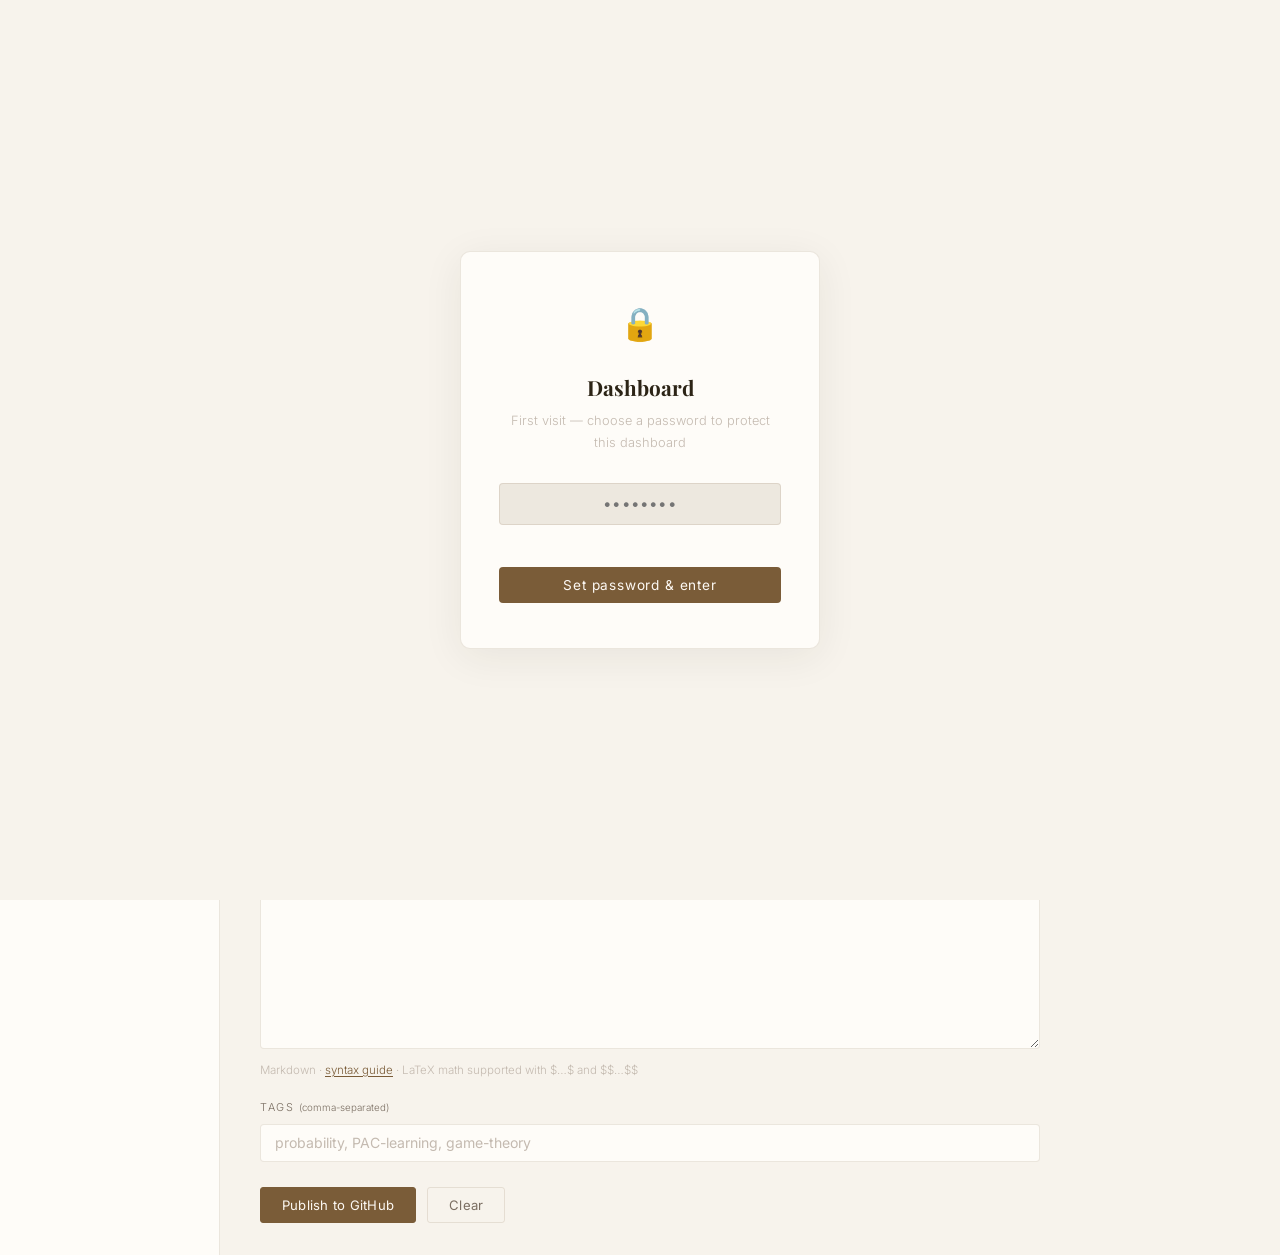
<file: dashboard.html>
<!DOCTYPE html>
<html lang="en">
<head>
  <meta charset="UTF-8"/>
  <meta name="viewport" content="width=device-width, initial-scale=1.0"/>
  <title>Dashboard — Jennifer Nguyen</title>
  <link rel="preconnect" href="https://fonts.googleapis.com"/>
  <link href="https://fonts.googleapis.com/css2?family=Playfair+Display:ital,wght@0,400;0,600;0,700;1,400&family=Inter:wght@300;400;500&family=JetBrains+Mono:wght@400;500&display=swap" rel="stylesheet"/>
  <style>
    :root {
      --bg:       #F7F3EC;
      --bg-alt:   #EDE8DF;
      --card:     #FEFCF8;
      --accent:   #7A5C38;
      --accent2:  #B8832A;
      --ink:      #2C2416;
      --muted:    #7A6E62;
      --faint:    #C4BAB0;
      --border:   rgba(122,92,56,0.14);
      --border-hi:rgba(122,92,56,0.32);
      --green:    #4A7C59;
      --red:      #9B3A3A;
      --shadow:   rgba(44,36,22,0.07);
    }

    *,*::before,*::after{box-sizing:border-box;margin:0;padding:0}
    html{scroll-behavior:smooth}
    body{background:var(--bg);color:var(--ink);font-family:'Inter',sans-serif;font-weight:300;line-height:1.7;min-height:100vh;-webkit-font-smoothing:antialiased}
    a{color:inherit;text-decoration:none}
    button{cursor:pointer;font-family:inherit}

    /* ── TOP BAR ── */
    .topbar{
      position:sticky;top:0;z-index:100;
      display:flex;align-items:center;justify-content:space-between;
      padding:.9rem 2rem;
      background:rgba(247,243,236,.95);backdrop-filter:blur(12px);
      border-bottom:1px solid var(--border);
    }
    .topbar-left{display:flex;align-items:center;gap:1.2rem}
    .topbar-logo{font-family:'Playfair Display',serif;font-size:1rem;color:var(--accent)}
    .topbar-badge{font-size:.65rem;letter-spacing:.12em;text-transform:uppercase;background:var(--bg-alt);color:var(--muted);padding:.2rem .6rem;border-radius:20px;border:1px solid var(--border)}
    .topbar-right{display:flex;align-items:center;gap:.8rem}
    .topbar-site-link{font-size:.75rem;color:var(--muted);letter-spacing:.06em;display:flex;align-items:center;gap:.35rem;transition:color .18s}
    .topbar-site-link:hover{color:var(--accent)}

    /* ── LAYOUT ── */
    .layout{display:grid;grid-template-columns:220px 1fr;min-height:calc(100vh - 53px)}

    /* ── SIDEBAR ── */
    .sidebar{border-right:1px solid var(--border);padding:1.5rem 1rem;display:flex;flex-direction:column;gap:.2rem;background:var(--card)}
    .sidebar-label{font-size:.62rem;letter-spacing:.18em;text-transform:uppercase;color:var(--faint);padding:.5rem .6rem .3rem;margin-top:.8rem}
    .sidebar-label:first-child{margin-top:0}
    .nav-btn{
      display:flex;align-items:center;gap:.7rem;
      padding:.55rem .75rem;border-radius:4px;
      font-size:.84rem;color:var(--muted);
      background:none;border:none;width:100%;text-align:left;
      transition:background .18s,color .18s;
    }
    .nav-btn:hover{background:var(--bg-alt);color:var(--ink)}
    .nav-btn.active{background:rgba(122,92,56,.1);color:var(--accent);font-weight:500}
    .nav-btn-icon{font-size:.95rem;width:1.1rem;text-align:center;flex-shrink:0}

    /* ── MAIN ── */
    .main{padding:2rem 2.5rem;max-width:860px}

    /* ── VIEWS ── */
    .view{display:none}
    .view.active{display:block}

    /* ── SECTION TITLES ── */
    .view-title{font-family:'Playfair Display',serif;font-size:1.4rem;color:var(--ink);margin-bottom:.4rem}
    .view-sub{font-size:.83rem;color:var(--muted);margin-bottom:2rem}

    /* ── GITHUB CONNECT ── */
    .connect-card{
      background:var(--card);border:1px solid var(--border);border-radius:8px;
      padding:2rem;max-width:520px;
    }
    .connect-status{
      display:flex;align-items:center;gap:.6rem;
      font-size:.82rem;margin-bottom:1.5rem;
      padding:.6rem .9rem;border-radius:4px;
      background:var(--bg-alt);border:1px solid var(--border);
    }
    .status-dot{width:7px;height:7px;border-radius:50%;flex-shrink:0}
    .status-dot.connected{background:var(--green)}
    .status-dot.disconnected{background:var(--faint)}
    .connect-steps{font-size:.8rem;color:var(--muted);line-height:1.9;margin-bottom:1.5rem}
    .connect-steps a{color:var(--accent);text-decoration:underline;text-underline-offset:2px}
    .connect-steps ol{padding-left:1.2rem}
    .connect-steps li{margin-bottom:.3rem}

    /* ── FORMS ── */
    .form-group{margin-bottom:1.2rem}
    .form-label{display:block;font-size:.68rem;letter-spacing:.14em;text-transform:uppercase;color:var(--muted);margin-bottom:.42rem}
    .form-input,.form-textarea,.form-select{
      width:100%;background:var(--card);border:1px solid var(--border);border-radius:4px;
      padding:.6rem .85rem;color:var(--ink);font-family:'Inter',sans-serif;font-size:.88rem;
      outline:none;transition:border-color .18s,box-shadow .18s;-webkit-appearance:none;
    }
    .form-input:focus,.form-textarea:focus,.form-select:focus{border-color:var(--accent);box-shadow:0 0 0 3px rgba(122,92,56,.09)}
    .form-input::placeholder,.form-textarea::placeholder{color:var(--faint)}
    .form-textarea{resize:vertical;min-height:260px;line-height:1.75;font-size:.88rem}
    .form-textarea.mono{font-family:'JetBrains Mono',monospace;font-size:.82rem}
    .form-row{display:grid;grid-template-columns:1fr 1fr;gap:1rem}
    .form-hint{font-size:.72rem;color:var(--faint);margin-top:.3rem;line-height:1.5}
    .form-hint a{color:var(--accent);text-decoration:underline;text-underline-offset:2px}
    .form-actions{display:flex;gap:.7rem;margin-top:1.6rem;align-items:center}

    /* ── BUTTONS ── */
    .btn{font-size:.82rem;padding:.55rem 1.3rem;border-radius:3px;letter-spacing:.02em;transition:all .18s;border:1px solid transparent;display:inline-flex;align-items:center;gap:.45rem}
    .btn-primary{background:var(--accent);color:#FDF9F4;border-color:var(--accent)}
    .btn-primary:hover{opacity:.86}
    .btn-primary:disabled{opacity:.45;cursor:not-allowed}
    .btn-ghost{background:none;color:var(--muted);border-color:var(--border)}
    .btn-ghost:hover{border-color:var(--accent);color:var(--accent)}
    .btn-danger{background:none;color:var(--red);border-color:rgba(155,58,58,.25)}
    .btn-danger:hover{background:rgba(155,58,58,.07)}
    .btn-sm{font-size:.72rem;padding:.28rem .65rem;border-radius:3px;border:1px solid var(--border);color:var(--muted);background:none;transition:all .18s}
    .btn-sm:hover{border-color:var(--accent);color:var(--accent)}
    .btn-sm.del:hover{border-color:var(--red);color:var(--red)}

    /* ── TOOLBAR (editor) ── */
    .editor-toolbar{
      display:flex;gap:.3rem;flex-wrap:wrap;
      padding:.6rem .8rem;background:var(--bg-alt);
      border:1px solid var(--border);border-bottom:none;
      border-radius:4px 4px 0 0;
    }
    .editor-toolbar + .form-textarea{border-radius:0 0 4px 4px}
    .tool-btn{
      font-size:.72rem;padding:.22rem .55rem;border-radius:3px;
      border:1px solid var(--border);color:var(--muted);background:var(--card);
      transition:all .15s;font-family:'JetBrains Mono',monospace;
    }
    .tool-btn:hover{border-color:var(--accent);color:var(--accent)}
    .tool-sep{width:1px;background:var(--border);margin:0 .2rem;align-self:stretch}

    /* ── PREVIEW ── */
    .preview-pane{
      background:var(--card);border:1px solid var(--border);border-radius:4px;
      padding:1.5rem 1.8rem;min-height:200px;
      font-size:.9rem;color:var(--muted);line-height:1.85;
      display:none;
    }
    .preview-pane.visible{display:block}
    .preview-pane h1,.preview-pane h2,.preview-pane h3{font-family:'Playfair Display',serif;color:var(--ink);margin:1.2rem 0 .5rem}
    .preview-pane h1{font-size:1.5rem}
    .preview-pane h2{font-size:1.2rem}
    .preview-pane h3{font-size:1rem}
    .preview-pane p{margin-bottom:.9rem}
    .preview-pane code{font-family:'JetBrains Mono',monospace;font-size:.8rem;background:var(--bg-alt);padding:.1rem .35rem;border-radius:3px;color:var(--ink)}
    .preview-pane pre{background:var(--bg-alt);padding:1rem;border-radius:4px;overflow-x:auto;margin-bottom:.9rem}
    .preview-pane pre code{background:none;padding:0}
    .preview-pane blockquote{border-left:3px solid var(--accent);padding-left:1rem;color:var(--muted);font-style:italic;margin-bottom:.9rem}
    .preview-pane strong{color:var(--ink);font-weight:500}
    .preview-pane em{font-style:italic}
    .preview-pane ul,.preview-pane ol{padding-left:1.4rem;margin-bottom:.9rem}
    .preview-pane li{margin-bottom:.3rem}
    .preview-pane a{color:var(--accent);text-decoration:underline;text-underline-offset:2px}
    .preview-tab-bar{display:flex;gap:.4rem;margin-bottom:0}
    .preview-tab{font-size:.73rem;padding:.3rem .8rem;border:1px solid var(--border);border-bottom:none;border-radius:3px 3px 0 0;color:var(--muted);background:var(--bg-alt);transition:all .15s}
    .preview-tab.active{background:var(--card);color:var(--accent);border-color:var(--border);border-bottom-color:var(--card)}

    /* ── POSTS LIST ── */
    .posts-list{display:flex;flex-direction:column;gap:0}
    .post-row{
      display:flex;align-items:center;gap:1rem;
      padding:1rem 0;border-bottom:1px solid var(--border);
    }
    .post-row:last-child{border-bottom:none}
    .post-info{flex:1;min-width:0}
    .post-row-title{font-size:.9rem;color:var(--ink);font-weight:400;white-space:nowrap;overflow:hidden;text-overflow:ellipsis;margin-bottom:.18rem}
    .post-row-meta{font-size:.7rem;color:var(--faint);display:flex;gap:.9rem;align-items:center}
    .post-row-cat{display:inline-block;font-size:.62rem;letter-spacing:.08em;text-transform:uppercase;padding:.1rem .45rem;border-radius:2px;border:1px solid var(--border);color:var(--accent2)}
    .post-row-actions{display:flex;gap:.4rem;flex-shrink:0}
    .post-empty{padding:3rem 0;color:var(--faint);font-style:italic;font-size:.88rem}

    /* ── STATUS / ALERTS ── */
    .alert{
      display:flex;align-items:flex-start;gap:.7rem;
      padding:.8rem 1rem;border-radius:4px;font-size:.82rem;line-height:1.5;
      margin-bottom:1.2rem;
    }
    .alert.success{background:rgba(74,124,89,.09);border:1px solid rgba(74,124,89,.25);color:var(--green)}
    .alert.error{background:rgba(155,58,58,.08);border:1px solid rgba(155,58,58,.22);color:var(--red)}
    .alert.info{background:rgba(122,92,56,.07);border:1px solid var(--border);color:var(--muted)}
    .alert-icon{flex-shrink:0;margin-top:.1rem}

    /* ── SPINNER ── */
    .spinner{
      width:14px;height:14px;border:2px solid rgba(255,255,255,.3);
      border-top-color:#FDF9F4;border-radius:50%;
      animation:spin .7s linear infinite;flex-shrink:0;
    }
    @keyframes spin{to{transform:rotate(360deg)}}

    /* ── SETTINGS ── */
    .settings-section{margin-bottom:2.5rem;padding-bottom:2.5rem;border-bottom:1px solid var(--border)}
    .settings-section:last-child{border-bottom:none}
    .settings-title{font-size:.75rem;letter-spacing:.16em;text-transform:uppercase;color:var(--accent2);margin-bottom:1.2rem}
    .token-display{
      display:flex;align-items:center;gap:.6rem;
      background:var(--bg-alt);border:1px solid var(--border);border-radius:4px;
      padding:.55rem .85rem;font-family:'JetBrains Mono',monospace;font-size:.78rem;color:var(--muted);
    }
    .token-display span{flex:1;overflow:hidden;text-overflow:ellipsis;white-space:nowrap}

    /* ── RESPONSIVE ── */
    @media(max-width:680px){
      .layout{grid-template-columns:1fr}
      .sidebar{display:flex;flex-direction:row;flex-wrap:wrap;border-right:none;border-bottom:1px solid var(--border);padding:.8rem}
      .sidebar-label{display:none}
      .main{padding:1.4rem}
      .form-row{grid-template-columns:1fr}
    }
    /* ── LOCK SCREEN ── */
    .lock-screen{
      position:fixed;inset:0;z-index:9999;
      background:var(--bg);
      display:flex;align-items:center;justify-content:center;
    }
    .lock-card{
      background:var(--card);border:1px solid var(--border);border-radius:10px;
      padding:2.8rem 2.4rem;width:100%;max-width:360px;text-align:center;
      box-shadow:0 8px 40px var(--shadow);
    }
    .lock-icon{font-size:2rem;margin-bottom:1.2rem}
    .lock-title{font-family:'Playfair Display',serif;font-size:1.3rem;color:var(--ink);margin-bottom:.3rem}
    .lock-sub{font-size:.8rem;color:var(--faint);margin-bottom:1.8rem}
    .lock-input{
      width:100%;background:var(--bg-alt);border:1px solid var(--border);border-radius:4px;
      padding:.65rem 1rem;color:var(--ink);font-family:'Inter',sans-serif;font-size:.95rem;
      outline:none;text-align:center;letter-spacing:.08em;transition:border-color .18s,box-shadow .18s;
      margin-bottom:1rem;
    }
    .lock-input:focus{border-color:var(--accent);box-shadow:0 0 0 3px rgba(122,92,56,.09)}
    .lock-input.shake{animation:shake .35s ease}
    .lock-error{font-size:.75rem;color:var(--red);margin-bottom:.8rem;min-height:1.1em}
    .lock-btn{
      width:100%;padding:.65rem;background:var(--accent);color:#FDF9F4;
      border:none;border-radius:4px;font-size:.85rem;letter-spacing:.06em;
      font-family:'Inter',sans-serif;cursor:pointer;transition:opacity .18s;
    }
    .lock-btn:hover{opacity:.86}
    @keyframes shake{0%,100%{transform:translateX(0)}20%{transform:translateX(-8px)}40%{transform:translateX(8px)}60%{transform:translateX(-5px)}80%{transform:translateX(5px)}}
  </style>
</head>
<body>

<!-- LOCK SCREEN -->
<div class="lock-screen" id="lock-screen">
  <div class="lock-card">
    <div class="lock-icon">🔒</div>
    <h1 class="lock-title">Dashboard</h1>
    <p class="lock-sub">Enter your password to continue</p>
    <input class="lock-input" type="password" id="lock-input" placeholder="••••••••" autocomplete="current-password" maxlength="64"/>
    <div class="lock-error" id="lock-error"></div>
    <button class="lock-btn" id="lock-btn">Unlock</button>
  </div>
</div>
<header class="topbar">
  <div class="topbar-left">
    <span class="topbar-logo">Jennifer Nguyen</span>
    <span class="topbar-badge">Dashboard</span>
  </div>
  <div class="topbar-right">
    <a class="topbar-site-link" href="index.html">
      <svg width="13" height="13" viewBox="0 0 24 24" fill="none" stroke="currentColor" stroke-width="2" stroke-linecap="round" stroke-linejoin="round"><path d="M18 13v6a2 2 0 0 1-2 2H5a2 2 0 0 1-2-2V8a2 2 0 0 1 2-2h6"/><polyline points="15 3 21 3 21 9"/><line x1="10" y1="14" x2="21" y2="3"/></svg>
      View site
    </a>
    <div id="topbar-status" style="font-size:.75rem;color:var(--faint)">Not connected</div>
    <button onclick="lockDashboard()" style="font-size:.72rem;padding:.3rem .75rem;border:1px solid var(--border);border-radius:3px;background:none;color:var(--muted);cursor:pointer;transition:all .18s" onmouseover="this.style.color='var(--accent)';this.style.borderColor='var(--accent)'" onmouseout="this.style.color='var(--muted)';this.style.borderColor='var(--border)'">🔒 Lock</button>
  </div>
</header>

<div class="layout">

  <!-- SIDEBAR -->
  <aside class="sidebar">
    <span class="sidebar-label">Content</span>
    <button class="nav-btn active" data-view="write">
      <span class="nav-btn-icon">✏️</span> New post
    </button>
    <button class="nav-btn" data-view="posts">
      <span class="nav-btn-icon">📂</span> All posts
    </button>
    <button class="nav-btn" data-view="journey">
      <span class="nav-btn-icon">🗺</span> Journey
    </button>
    <span class="sidebar-label">Setup</span>
    <button class="nav-btn" data-view="connect">
      <span class="nav-btn-icon">🔗</span> GitHub
    </button>
    <button class="nav-btn" data-view="settings">
      <span class="nav-btn-icon">⚙️</span> Settings
    </button>
  </aside>

  <!-- MAIN -->
  <main class="main">

    <!-- ── VIEW: WRITE ── -->
    <div class="view active" id="view-write">
      <h1 class="view-title">New post</h1>
      <p class="view-sub">Write your post below. It will be saved as a Markdown file in your GitHub repo.</p>

      <div id="write-alert"></div>

      <form id="write-form" novalidate>
        <div class="form-row">
          <div class="form-group">
            <label class="form-label" for="p-category">Section</label>
            <select class="form-select" name="category" id="p-category">
              <option value="stories">Personal Stories</option>
              <option value="math">Pure Math</option>
              <option value="research">AI Research</option>
              <option value="achievements">Achievements</option>
              <option value="scholarships">Scholarships</option>
              <option value="publications">Publications</option>
            </select>
          </div>
          <div class="form-group">
            <label class="form-label" for="p-lang">Language</label>
            <select class="form-select" name="lang" id="p-lang">
              <option value="en">🇬🇧 English</option>
              <option value="vi">🇻🇳 Tiếng Việt</option>
              <option value="both">Both / Cả hai</option>
            </select>
          </div>
        </div>
        <div class="form-row">
          <div class="form-group">
            <label class="form-label" for="p-date">Date</label>
            <input class="form-input" type="date" name="date" id="p-date"/>
          </div>
        </div>

        <div class="form-group">
          <label class="form-label" for="p-title">Title *</label>
          <input class="form-input" type="text" name="title" id="p-title" placeholder="e.g. On the Sample Complexity of PAC Learning" required/>
        </div>

        <div class="form-group">
          <label class="form-label" for="p-excerpt">Summary <span style="font-weight:300;text-transform:none;letter-spacing:0;font-size:.9em">(optional — shown as preview)</span></label>
          <input class="form-input" type="text" name="excerpt" id="p-excerpt" placeholder="One sentence that captures the post"/>
        </div>

        <div class="form-group">
          <label class="form-label">Content * <span style="font-weight:300;text-transform:none;letter-spacing:0;font-size:.9em">— Markdown supported</span></label>
          <div class="preview-tab-bar">
            <button type="button" class="preview-tab active" id="tab-write">Write</button>
            <button type="button" class="preview-tab" id="tab-preview">Preview</button>
          </div>
          <div class="editor-toolbar" id="editor-toolbar">
            <button type="button" class="tool-btn" data-wrap="**" title="Bold">B</button>
            <button type="button" class="tool-btn" data-wrap="*" title="Italic"><em>i</em></button>
            <button type="button" class="tool-btn" data-prefix="## " title="Heading">H2</button>
            <button type="button" class="tool-btn" data-prefix="### " title="Heading 3">H3</button>
            <div class="tool-sep"></div>
            <button type="button" class="tool-btn" data-prefix="- " title="List">— list</button>
            <button type="button" class="tool-btn" data-prefix="> " title="Quote">" quote</button>
            <button type="button" class="tool-btn" data-wrap="`" title="Inline code">` code</button>
            <button type="button" class="tool-btn" data-block="```\n" data-blockend="\n```" title="Code block">``` block</button>
            <div class="tool-sep"></div>
            <button type="button" class="tool-btn" data-insert="$$\n\n$$" title="Math block">∑ math</button>
          </div>
          <textarea class="form-textarea mono" name="body" id="p-body" rows="18"
            placeholder="Write in Markdown. Use ## for headings, **bold**, *italic*, `code`, > blockquote.

For math: use $inline$ or $$block$$ (LaTeX)."></textarea>
          <div class="preview-pane" id="preview-pane"></div>
          <p class="form-hint">Markdown · <a href="https://www.markdownguide.org/basic-syntax/" target="_blank" rel="noopener">syntax guide</a> · LaTeX math supported with $…$ and $$…$$</p>
        </div>

        <div class="form-group">
          <label class="form-label" for="p-tags">Tags <span style="font-weight:300;text-transform:none;letter-spacing:0;font-size:.9em">(comma-separated)</span></label>
          <input class="form-input" type="text" name="tags" id="p-tags" placeholder="probability, PAC-learning, game-theory"/>
        </div>

        <div class="form-actions">
          <button type="submit" class="btn btn-primary" id="publish-btn">
            Publish to GitHub
          </button>
          <button type="reset" class="btn btn-ghost">Clear</button>
          <span id="publish-status" style="font-size:.78rem;color:var(--muted)"></span>
        </div>
      </form>
    </div>

    <!-- ── VIEW: JOURNEY ── -->
    <div class="view" id="view-journey">
      <h1 class="view-title">Academic Journey</h1>
      <p class="view-sub">Add, edit, and reorder your timeline entries. Changes appear live on the homepage.</p>

      <div id="journey-alert"></div>

      <div style="display:flex;justify-content:flex-end;margin-bottom:1.2rem">
        <button class="btn btn-primary" id="add-entry-btn">+ Add entry</button>
      </div>

      <div id="entry-form-wrap" style="display:none;background:var(--card);border:1px solid var(--border);border-radius:6px;padding:1.5rem;margin-bottom:1.5rem">
        <h3 style="font-family:'Playfair Display',serif;font-size:1rem;color:var(--ink);margin-bottom:1.2rem" id="entry-form-title">New entry</h3>
        <form id="entry-form" novalidate>
          <div class="form-row">
            <div class="form-group">
              <label class="form-label">Period *</label>
              <input class="form-input" type="text" name="period" placeholder="e.g. 2022 – 2023 · Year 1" required/>
            </div>
            <div class="form-group">
              <label class="form-label">Language</label>
              <select class="form-select" name="lang">
                <option value="en">🇬🇧 English</option>
                <option value="vi">🇻🇳 Tiếng Việt</option>
                <option value="both">Both / Cả hai</option>
              </select>
            </div>
          </div>
          <div class="form-group">
            <label class="form-label">Tags</label>
            <input class="form-input" type="text" name="tags" placeholder="GPA: X.X, Research, Python"/>
          </div>
          <div class="form-group">
            <label class="form-label">Institution / Event *</label>
            <input class="form-input" type="text" name="institution" placeholder="e.g. VNU University of Engineering and Technology" required/>
          </div>
          <div class="form-group">
            <label class="form-label">Role / Subtitle</label>
            <input class="form-input" type="text" name="role" placeholder="e.g. Bachelor of Computer Science · Year 2"/>
          </div>
          <div class="form-group">
            <label class="form-label">Description</label>
            <textarea class="form-textarea" name="desc" rows="4" style="min-height:90px" placeholder="What happened during this period? What did you learn or achieve?"></textarea>
          </div>
          <div class="form-actions">
            <button type="submit" class="btn btn-primary" id="entry-submit-btn">Save entry</button>
            <button type="button" class="btn btn-ghost" id="entry-cancel-btn">Cancel</button>
          </div>
        </form>
      </div>

      <div id="journey-entries-list"></div>
    </div>

    <!-- ── VIEW: POSTS ── -->
    <div class="view" id="view-posts">
      <h1 class="view-title">All posts</h1>
      <p class="view-sub">Posts saved in your GitHub repo. Click a title to edit.</p>
      <div id="posts-alert"></div>
      <div style="display:flex;justify-content:space-between;align-items:center;margin-bottom:1.2rem">
        <select class="form-select" id="filter-cat" style="width:auto;min-width:180px">
          <option value="">All sections</option>
          <option value="stories">Personal Stories</option>
          <option value="math">Pure Math</option>
          <option value="research">AI Research</option>
          <option value="achievements">Achievements</option>
          <option value="scholarships">Scholarships</option>
          <option value="publications">Publications</option>
        </select>
        <button class="btn btn-ghost" id="refresh-btn" style="font-size:.75rem">↺ Refresh</button>
      </div>
      <div class="posts-list" id="posts-list">
        <p class="post-empty">Connect to GitHub first, then your posts will appear here.</p>
      </div>
    </div>

    <!-- ── VIEW: CONNECT ── -->
    <div class="view" id="view-connect">
      <h1 class="view-title">Connect GitHub</h1>
      <p class="view-sub">Your posts will be saved as Markdown files in your repo. This only needs to be set up once.</p>

      <div id="connect-alert"></div>

      <div class="connect-card">
        <div class="connect-status">
          <span class="status-dot" id="status-dot"></span>
          <span id="status-text">Not connected</span>
        </div>

        <div class="connect-steps">
          <ol>
            <li>Go to <a href="https://github.com/settings/tokens/new" target="_blank" rel="noopener">github.com/settings/tokens/new</a></li>
            <li>Name it <strong>portfolio-dashboard</strong></li>
            <li>Set expiration to <strong>No expiration</strong></li>
            <li>Check the <strong>repo</strong> scope (full control)</li>
            <li>Click <strong>Generate token</strong> and paste it below</li>
          </ol>
        </div>

        <form id="connect-form" novalidate>
          <div class="form-group">
            <label class="form-label" for="gh-token">Personal Access Token</label>
            <input class="form-input" type="password" id="gh-token" placeholder="ghp_xxxxxxxxxxxxxxxxxxxx" autocomplete="off"/>
            <p class="form-hint">Stored only in your browser's localStorage. Never shared.</p>
          </div>
          <div class="form-group">
            <label class="form-label" for="gh-owner">GitHub Username</label>
            <input class="form-input" type="text" id="gh-owner" placeholder="yourusername"/>
          </div>
          <div class="form-group">
            <label class="form-label" for="gh-repo">Repository Name</label>
            <input class="form-input" type="text" id="gh-repo" placeholder="yourusername.github.io"/>
            <p class="form-hint">The repo where your site lives.</p>
          </div>
          <div class="form-actions">
            <button type="submit" class="btn btn-primary" id="connect-btn">Save &amp; verify</button>
            <button type="button" class="btn btn-danger" id="disconnect-btn" style="display:none">Disconnect</button>
          </div>
        </form>
      </div>
    </div>

    <!-- ── VIEW: SETTINGS ── -->
    <div class="view" id="view-settings">
      <h1 class="view-title">Settings</h1>
      <p class="view-sub">Manage your profile and site preferences.</p>

      <div class="settings-section">
        <p class="settings-title">Profile</p>
        <form id="profile-form" novalidate>
          <div class="form-group">
            <label class="form-label" for="s-name">Name</label>
            <input class="form-input" type="text" name="name" id="s-name" placeholder="Jennifer Nguyen"/>
          </div>
          <div class="form-group">
            <label class="form-label" for="s-tagline">Tagline</label>
            <input class="form-input" type="text" name="tagline" id="s-tagline" placeholder="Computer Science · Mathematics · AI Research"/>
          </div>
          <div class="form-group">
            <label class="form-label" for="s-bio">Bio</label>
            <textarea class="form-textarea" name="bio" id="s-bio" rows="3" style="min-height:80px" placeholder="Short intro shown on the homepage."></textarea>
          </div>
          <div class="form-group">
            <label class="form-label" for="s-photo">Profile photo URL</label>
            <input class="form-input" type="url" name="photoUrl" id="s-photo" placeholder="https://raw.githubusercontent.com/you/repo/main/photo.jpg"/>
            <p class="form-hint">Upload an image to your GitHub repo and paste the raw URL here.</p>
          </div>
          <div class="form-group">
            <label class="form-label" for="s-email">Email</label>
            <input class="form-input" type="email" name="email" id="s-email" placeholder="you@example.com"/>
          </div>
          <div class="form-group">
            <label class="form-label" for="s-github">GitHub username</label>
            <input class="form-input" type="text" name="github" id="s-github" placeholder="yourusername"/>
          </div>
          <div class="form-group">
            <label class="form-label" for="s-linkedin">LinkedIn username</label>
            <input class="form-input" type="text" name="linkedin" id="s-linkedin" placeholder="yourusername"/>
          </div>
          <div class="form-actions">
            <button type="submit" class="btn btn-primary">Save profile</button>
            <span id="profile-saved" style="font-size:.78rem;color:var(--green);display:none">✓ Saved</span>
          </div>
        </form>
      </div>

      <div class="settings-section">
        <p class="settings-title">Change Password</p>
        <div class="form-group">
          <label class="form-label" for="pw-current">Current password</label>
          <input class="form-input" type="password" id="pw-current" placeholder="••••••••" autocomplete="current-password"/>
        </div>
        <div class="form-group">
          <label class="form-label" for="pw-new">New password</label>
          <input class="form-input" type="password" id="pw-new" placeholder="••••••••" autocomplete="new-password"/>
          <p class="form-hint">Minimum 6 characters.</p>
        </div>
        <div style="font-size:.75rem;color:var(--red);min-height:1.2em;margin-bottom:.8rem" id="pw-error"></div>
        <button type="button" class="btn btn-ghost" onclick="changePassword()">Update password</button>
      </div>
    </div>

  </main>
</div>

<script>
/* ═══════════════════════════════════════════
   LOCK SCREEN
   Password is hashed with SHA-256 and stored in localStorage.
   First visit: any password you enter SETS it.
   After that: must match.
═══════════════════════════════════════════ */
const LOCK_KEY = 'jn_dashboard_pw';

async function sha256(str) {
  const buf = await crypto.subtle.digest('SHA-256', new TextEncoder().encode(str));
  return Array.from(new Uint8Array(buf)).map(b => b.toString(16).padStart(2,'0')).join('');
}

async function checkLock() {
  const stored = localStorage.getItem(LOCK_KEY);
  if (!stored) {
    // First time: show "set password" hint
    document.querySelector('.lock-sub').textContent = 'First visit — choose a password to protect this dashboard';
    document.getElementById('lock-btn').textContent = 'Set password & enter';
  }
}

async function tryUnlock() {
  const val    = document.getElementById('lock-input').value;
  const errEl  = document.getElementById('lock-error');
  const input  = document.getElementById('lock-input');
  if (!val) { errEl.textContent = 'Please enter a password.'; return; }

  const hash   = await sha256(val);
  const stored = localStorage.getItem(LOCK_KEY);

  if (!stored) {
    // First time — save this as the password
    if (val.length < 6) { errEl.textContent = 'Choose at least 6 characters.'; shake(); return; }
    localStorage.setItem(LOCK_KEY, hash);
    unlock();
  } else if (hash === stored) {
    unlock();
  } else {
    errEl.textContent = 'Incorrect password.';
    shake();
    input.value = '';
    input.focus();
  }
}

function unlock() {
  const screen = document.getElementById('lock-screen');
  screen.style.opacity = '0';
  screen.style.transition = 'opacity .25s';
  setTimeout(() => screen.remove(), 260);
}

function shake() {
  const input = document.getElementById('lock-input');
  input.classList.remove('shake');
  void input.offsetWidth; // reflow
  input.classList.add('shake');
}

document.getElementById('lock-btn').addEventListener('click', tryUnlock);
document.getElementById('lock-input').addEventListener('keydown', e => { if (e.key === 'Enter') tryUnlock(); });
checkLock();

/* ═══════════════════════════════════════════
   STORAGE
═══════════════════════════════════════════ */
const GH_KEY = 'jn_gh';
const LOCK_KEY_ONLY = 'jn_dashboard_pw'; /* only localStorage key left for content */

const loadGH  = () => { try { return JSON.parse(localStorage.getItem(GH_KEY)) || {}; } catch { return {}; } };
const saveGH  = v => localStorage.setItem(GH_KEY, JSON.stringify(v));

/* save a JSON file to GitHub data/ */
async function saveDataFile(filename, data) {
  const { token } = loadGH();
  if (!token) throw new Error('No GitHub token set');
  const path = `data/${filename}`;
  const content = btoa(unescape(encodeURIComponent(JSON.stringify(data, null, 2))));
  const headers = { 'Authorization': `token ${token}`, 'Content-Type': 'application/json', 'Accept': 'application/vnd.github.v3+json' };
  const apiUrl = `https://api.github.com/repos/JenniferNguyen24/JenniferNguyen24.github.io/contents/${path}`;
  let sha;
  try { const ex = await fetch(apiUrl, { headers }); if (ex.ok) { sha = (await ex.json()).sha; } } catch {}
  const r = await fetch(apiUrl, {
    method: 'PUT', headers,
    body: JSON.stringify({ message: `Update ${filename}`, content, ...(sha ? { sha } : {}) })
  });
  if (!r.ok) { const e = await r.json(); throw new Error(e.message || `GitHub ${r.status}`); }
  return r.json();
}

/* load a JSON file from GitHub data/ */
async function loadDataFile(filename) {
  try {
    // use public raw URL — no auth header needed and no CORS issues
    const r = await fetch(
      `https://raw.githubusercontent.com/JenniferNguyen24/JenniferNguyen24.github.io/main/data/${filename}`
    );
    if (!r.ok) return null;
    return await r.json();
  } catch { return null; }
}

/* ═══════════════════════════════════════════
   GITHUB API
═══════════════════════════════════════════ */
function ghHeaders() {
  const { token } = loadGH();
  return { 'Authorization': `token ${token}`, 'Content-Type': 'application/json', 'Accept': 'application/vnd.github.v3+json' };
}

function ghBase() {
  const { owner, repo } = loadGH();
  return `https://api.github.com/repos/${owner}/${repo}`;
}

async function ghGet(path) {
  const r = await fetch(ghBase() + path, { headers: ghHeaders() });
  if (!r.ok) throw new Error(`GitHub ${r.status}: ${r.statusText}`);
  return r.json();
}

async function ghPut(path, body) {
  const r = await fetch(ghBase() + path, { method: 'PUT', headers: ghHeaders(), body: JSON.stringify(body) });
  if (!r.ok) { const e = await r.json(); throw new Error(e.message || `GitHub ${r.status}`); }
  return r.json();
}

async function ghDelete(path, body) {
  const r = await fetch(ghBase() + path, { method: 'DELETE', headers: ghHeaders(), body: JSON.stringify(body) });
  if (!r.ok) { const e = await r.json(); throw new Error(e.message || `GitHub ${r.status}`); }
  return r.json();
}

/* ═══════════════════════════════════════════
   FILE PATHS & SLUGS
═══════════════════════════════════════════ */
function slug(title) {
  return title.toLowerCase().replace(/[^a-z0-9\s-]/g,'').trim().replace(/\s+/g,'-').slice(0,60);
}

function postPath(category, title, date) {
  return `_posts/${category}/${date}-${slug(title)}.md`;
}

/* ═══════════════════════════════════════════
   MARKDOWN FRONT-MATTER
═══════════════════════════════════════════ */
function buildMarkdown({ title, excerpt, body, tags, category, date, lang }) {
  const tagList = tags ? tags.split(',').map(t => t.trim()).filter(Boolean) : [];
  const fm = [
    '---',
    `title: "${title.replace(/"/g, '\\"')}"`,
    `date: ${date}`,
    `category: ${category}`,
    `lang: ${lang||'en'}`,
    excerpt ? `excerpt: "${excerpt.replace(/"/g, '\\"')}"` : null,
    tagList.length ? `tags: [${tagList.map(t=>`"${t}"`).join(', ')}]` : null,
    '---',
    '',
  ].filter(t => t !== null).join('\n');
  return fm + body;
}

function parseFrontMatter(raw) {
  const match = raw.match(/^---\n([\s\S]*?)\n---\n?([\s\S]*)$/);
  if (!match) return { body: raw };
  const fm = {};
  match[1].split('\n').forEach(line => {
    const col = line.indexOf(':');
    if (col === -1) return;
    const key = line.slice(0, col).trim();
    let val = line.slice(col + 1).trim().replace(/^["']|["']$/g, '');
    fm[key] = val;
  });
  fm.body = match[2].trim();
  return fm;
}

/* ═══════════════════════════════════════════
   SIMPLE MARKDOWN RENDERER
═══════════════════════════════════════════ */
function renderMD(md) {
  let html = esc(md)
    // code blocks
    .replace(/```[\s\S]*?```/g, m => `<pre><code>${m.slice(3,-3).replace(/^[^\n]*\n/,'')}</code></pre>`)
    // inline code
    .replace(/`([^`]+)`/g, '<code>$1</code>')
    // headings
    .replace(/^### (.+)$/gm, '<h3>$1</h3>')
    .replace(/^## (.+)$/gm, '<h2>$1</h2>')
    .replace(/^# (.+)$/gm, '<h1>$1</h1>')
    // blockquote
    .replace(/^&gt; (.+)$/gm, '<blockquote>$1</blockquote>')
    // bold / italic
    .replace(/\*\*([^*]+)\*\*/g, '<strong>$1</strong>')
    .replace(/\*([^*]+)\*/g, '<em>$1</em>')
    // lists
    .replace(/^- (.+)$/gm, '<li>$1</li>')
    // links
    .replace(/\[([^\]]+)\]\(([^)]+)\)/g, '<a href="$2" target="_blank" rel="noopener">$1</a>')
    // paragraphs
    .replace(/\n\n+/g, '</p><p>')
    ;
  return '<p>' + html + '</p>';
}

function esc(s) { return String(s||'').replace(/&/g,'&amp;').replace(/</g,'&lt;').replace(/>/g,'&gt;'); }

/* ═══════════════════════════════════════════
   NAV / VIEW SWITCHING
═══════════════════════════════════════════ */
function switchView(name) {
  document.querySelectorAll('.view').forEach(v => v.classList.toggle('active', v.id === 'view-' + name));
  document.querySelectorAll('.nav-btn').forEach(b => b.classList.toggle('active', b.dataset.view === name));
  if (name === 'posts') loadPosts();
  if (name === 'connect') updateConnectUI();
  if (name === 'settings') fillProfile();
  if (name === 'journey') { _journeyCache = null; renderJourneyEntries(); }
}

/* ═══════════════════════════════════════════
   GITHUB CONNECT VIEW
═══════════════════════════════════════════ */
function updateConnectUI() {
  const gh = loadGH();
  const connected = !!(gh.token && gh.owner && gh.repo);
  document.getElementById('status-dot').className = 'status-dot ' + (connected ? 'connected' : 'disconnected');
  document.getElementById('status-text').textContent = connected ? `Connected · ${gh.owner}/${gh.repo}` : 'Not connected';
  document.getElementById('topbar-status').textContent = connected ? `${gh.owner}/${gh.repo}` : 'Not connected';
  document.getElementById('disconnect-btn').style.display = connected ? 'inline-flex' : 'none';
  if (connected) {
    document.getElementById('gh-owner').value = gh.owner || '';
    document.getElementById('gh-repo').value  = gh.repo  || '';
  }
}

document.getElementById('connect-form').addEventListener('submit', async e => {
  e.preventDefault();
  const token = document.getElementById('gh-token').value.trim();
  const owner = document.getElementById('gh-owner').value.trim();
  const repo  = document.getElementById('gh-repo').value.trim();
  if (!token || !owner || !repo) { showAlert('connect-alert', 'error', 'All three fields are required.'); return; }

  const btn = document.getElementById('connect-btn');
  btn.innerHTML = '<span class="spinner"></span> Verifying…';
  btn.disabled = true;

  try {
    const r = await fetch(`https://api.github.com/repos/${owner}/${repo}`, {
      headers: { 'Authorization': `token ${token}`, 'Accept': 'application/vnd.github.v3+json' }
    });
    if (!r.ok) throw new Error('Could not access that repo. Check the token and repo name.');
    saveGH({ token, owner, repo });
    updateConnectUI();
    showAlert('connect-alert', 'success', `✓ Connected to ${owner}/${repo}. You can now publish posts.`);
  } catch (err) {
    showAlert('connect-alert', 'error', err.message);
  } finally {
    btn.innerHTML = 'Save &amp; verify';
    btn.disabled = false;
  }
});

document.getElementById('disconnect-btn').addEventListener('click', () => {
  if (!confirm('Disconnect GitHub? Your posts in the repo will remain.')) return;
  saveGH({});
  document.getElementById('gh-token').value = '';
  updateConnectUI();
  showAlert('connect-alert', 'info', 'Disconnected. Enter a new token to reconnect.');
});

/* ═══════════════════════════════════════════
   WRITE / PUBLISH
═══════════════════════════════════════════ */
document.getElementById('p-date').value = new Date().toISOString().slice(0,10);

document.getElementById('write-form').addEventListener('submit', async e => {
  e.preventDefault();
  const gh = loadGH();
  if (!gh.token) { showAlert('write-alert','error','Connect to GitHub first (sidebar → GitHub).'); return; }

  const title    = document.getElementById('p-title').value.trim();
  const category = document.getElementById('p-category').value;
  const lang     = document.getElementById('p-lang').value || 'en';
  const date     = document.getElementById('p-date').value || new Date().toISOString().slice(0,10);
  const excerpt  = document.getElementById('p-excerpt').value.trim();
  const body     = document.getElementById('p-body').value.trim();
  const tags     = document.getElementById('p-tags').value.trim();

  if (!title) { showAlert('write-alert','error','Title is required.'); return; }
  if (!body)  { showAlert('write-alert','error','Content is required.'); return; }

  const btn = document.getElementById('publish-btn');
  btn.innerHTML = '<span class="spinner"></span> Publishing…';
  btn.disabled = true;
  document.getElementById('publish-status').textContent = '';

  try {
    const content = buildMarkdown({ title, excerpt, body, tags, category, date, lang });
    const path    = postPath(category, title, date);
    const encoded = btoa(unescape(encodeURIComponent(content)));

    // check if file exists (for update)
    let sha;
    try { const existing = await ghGet('/contents/' + path); sha = existing.sha; } catch {}

    await ghPut('/contents/' + path, {
      message: sha ? `Update: ${title}` : `Add: ${title}`,
      content: encoded,
      ...(sha ? { sha } : {}),
    });

    showAlert('write-alert','success',`✓ Published! Saved to <code>_posts/${category}/${date}-${slug(title)}.md</code> in your repo.`);
    document.getElementById('write-form').reset();
    document.getElementById('p-date').value = new Date().toISOString().slice(0,10);
    document.getElementById('p-body').value = '';
  } catch (err) {
    showAlert('write-alert','error','Failed to publish: ' + err.message);
  } finally {
    btn.innerHTML = 'Publish to GitHub';
    btn.disabled = false;
  }
});

/* ═══════════════════════════════════════════
   LOAD & LIST POSTS
═══════════════════════════════════════════ */
let allPosts = [];

async function loadPosts() {
  const gh = loadGH();
  const list = document.getElementById('posts-list');
  if (!gh.token) { list.innerHTML = '<p class="post-empty">Connect to GitHub first.</p>'; return; }

  list.innerHTML = '<p class="post-empty" style="color:var(--faint)">Loading…</p>';

  try {
    const categories = ['stories','math','research','achievements','scholarships','publications'];
    const files = [];

    await Promise.all(categories.map(async cat => {
      try {
        const items = await ghGet(`/contents/_posts/${cat}`);
        items.filter(f => f.name.endsWith('.md')).forEach(f => files.push({ ...f, category: cat }));
      } catch {}
    }));

    allPosts = files.sort((a,b) => b.name.localeCompare(a.name));
    renderPostsList();
  } catch (err) {
    list.innerHTML = `<p class="post-empty" style="color:var(--red)">Error: ${err.message}</p>`;
  }
}

function renderPostsList() {
  const list  = document.getElementById('posts-list');
  const filter = document.getElementById('filter-cat').value;
  const posts  = filter ? allPosts.filter(p => p.category === filter) : allPosts;

  const CAT_LABELS = { stories:'Personal Stories', math:'Pure Math', research:'AI Research', achievements:'Achievements', scholarships:'Scholarships', publications:'Publications' };

  if (!posts.length) { list.innerHTML = '<p class="post-empty">No posts yet in this section.</p>'; return; }

  list.innerHTML = posts.map(p => {
    const nameParts = p.name.replace('.md','').split('-');
    const dateStr   = nameParts.slice(0,3).join('-');
    const titleStr  = nameParts.slice(3).join(' ');
    return `
    <div class="post-row" data-path="${p.path}" data-sha="${p.sha}" data-cat="${p.category}">
      <div class="post-info">
        <div class="post-row-title">${esc(titleStr || p.name)}</div>
        <div class="post-row-meta">
          <span class="post-row-cat">${CAT_LABELS[p.category]||p.category}</span>
          <span>${dateStr}</span>
        </div>
      </div>
      <div class="post-row-actions">
        <button class="btn-sm edit-btn" data-path="${p.path}" data-sha="${p.sha}" data-cat="${p.category}">Edit</button>
        <button class="btn-sm del del-btn" data-path="${p.path}" data-sha="${p.sha}" data-title="${esc(titleStr)}">Delete</button>
      </div>
    </div>`;
  }).join('');

  list.querySelectorAll('.edit-btn').forEach(btn => btn.addEventListener('click', () => loadForEdit(btn.dataset.path, btn.dataset.sha, btn.dataset.cat)));
  list.querySelectorAll('.del-btn').forEach(btn => btn.addEventListener('click', () => deletePost(btn.dataset.path, btn.dataset.sha, btn.dataset.title)));
}

document.getElementById('filter-cat').addEventListener('change', renderPostsList);
document.getElementById('refresh-btn').addEventListener('click', loadPosts);

/* ═══════════════════════════════════════════
   EDIT POST
═══════════════════════════════════════════ */
async function loadForEdit(path, sha, category) {
  switchView('write');
  document.getElementById('publish-status').textContent = 'Loading post…';

  try {
    const data    = await ghGet('/contents/' + path);
    const raw     = decodeURIComponent(escape(atob(data.content.replace(/\s/g,''))));
    const parsed  = parseFrontMatter(raw);

    document.getElementById('p-title').value    = parsed.title    || '';
    document.getElementById('p-category').value = parsed.category || category;
    document.getElementById('p-date').value     = parsed.date     || '';
    document.getElementById('p-excerpt').value  = parsed.excerpt  || '';
    document.getElementById('p-body').value     = parsed.body     || '';
    document.getElementById('p-tags').value     = parsed.tags ? parsed.tags.replace(/[\[\]"]/g,'') : '';

    // store sha & path for update
    document.getElementById('write-form').dataset.editPath = path;
    document.getElementById('write-form').dataset.editSha  = sha;
    document.getElementById('publish-status').textContent = '← Editing existing post';
    document.getElementById('publish-btn').textContent = 'Save changes';
    showAlert('write-alert','info','Editing an existing post. Publish will overwrite the file.');
  } catch (err) {
    document.getElementById('publish-status').textContent = '';
    showAlert('write-alert','error','Could not load post: ' + err.message);
  }
}

/* ═══════════════════════════════════════════
   DELETE POST
═══════════════════════════════════════════ */
async function deletePost(path, sha, title) {
  if (!confirm(`Delete "${title}"? This cannot be undone.`)) return;
  try {
    await ghDelete('/contents/' + path, { message: `Delete: ${title}`, sha });
    showAlert('posts-alert','success','✓ Post deleted.');
    loadPosts();
  } catch (err) {
    showAlert('posts-alert','error','Delete failed: ' + err.message);
  }
}

/* ═══════════════════════════════════════════
   MARKDOWN TOOLBAR
═══════════════════════════════════════════ */
document.querySelectorAll('.tool-btn').forEach(btn => {
  btn.addEventListener('click', () => {
    const ta    = document.getElementById('p-body');
    const start = ta.selectionStart;
    const end   = ta.selectionEnd;
    const sel   = ta.value.slice(start, end);

    let replacement;
    if (btn.dataset.wrap) {
      const w = btn.dataset.wrap;
      replacement = sel ? w + sel + w : w + 'text' + w;
    } else if (btn.dataset.prefix) {
      replacement = btn.dataset.prefix + (sel || 'text');
    } else if (btn.dataset.block) {
      replacement = btn.dataset.block + (sel || 'code here') + btn.dataset.blockend;
    } else if (btn.dataset.insert) {
      replacement = btn.dataset.insert;
    }

    ta.focus();
    document.execCommand('insertText', false, replacement);
  });
});

/* ═══════════════════════════════════════════
   PREVIEW TAB
═══════════════════════════════════════════ */
document.getElementById('tab-write').addEventListener('click', () => {
  document.getElementById('tab-write').classList.add('active');
  document.getElementById('tab-preview').classList.remove('active');
  document.getElementById('p-body').style.display = '';
  document.getElementById('editor-toolbar').style.display = '';
  document.getElementById('preview-pane').classList.remove('visible');
});

document.getElementById('tab-preview').addEventListener('click', () => {
  document.getElementById('tab-preview').classList.add('active');
  document.getElementById('tab-write').classList.remove('active');
  document.getElementById('p-body').style.display = 'none';
  document.getElementById('editor-toolbar').style.display = 'none';
  const pane = document.getElementById('preview-pane');
  pane.classList.add('visible');
  pane.innerHTML = renderMD(document.getElementById('p-body').value || '_Nothing to preview yet._');
});

/* ═══════════════════════════════════════════
   PROFILE SETTINGS
═══════════════════════════════════════════ */
async function fillProfile() {
  const p = await loadDataFile('profile.json') || {};
  ['name','tagline','bio','email','github','linkedin'].forEach(k => {
    const el = document.getElementById('s-' + k);
    if (el) el.value = p[k] || '';
  });
  const photoEl = document.getElementById('s-photo');
  if (photoEl) photoEl.value = p.photoUrl || '';
}

document.getElementById('profile-form').addEventListener('submit', async e => {
  e.preventDefault();
  const gh = loadGH();
  if (!gh.token) { alert('Connect GitHub first.'); return; }
  const fd = new FormData(e.target);
  const p  = {};
  const map = { name:'name', tagline:'tagline', bio:'bio', email:'email', github:'github', linkedin:'linkedin' };
  for (const [k,v] of fd.entries()) p[map[k]||k] = v.trim();
  p.photoUrl = document.getElementById('s-photo').value.trim();
  const btn = e.target.querySelector('[type="submit"]');
  btn.textContent = 'Saving…'; btn.disabled = true;
  try {
    await saveDataFile('profile.json', p);
    const saved = document.getElementById('profile-saved');
    saved.style.display = 'inline';
    setTimeout(() => saved.style.display = 'none', 2500);
  } catch(err) { alert('Failed to save profile: ' + err.message); }
  finally { btn.textContent = 'Save profile'; btn.disabled = false; }
});

/* ═══════════════════════════════════════════
   JOURNEY MANAGEMENT (GitHub-backed)
═══════════════════════════════════════════ */
let _journeyCache = null;

async function loadJourney() {
  if (_journeyCache) return _journeyCache;
  const data = await loadDataFile('journey.json');
  _journeyCache = data || [];
  return _journeyCache;
}

async function saveJourney(j) {
  const gh = loadGH();
  if (!gh.token) { alert('Connect GitHub first.'); return; }
  _journeyCache = j;
  await saveDataFile('journey.json', j);
}
function journeyId() { return 'j' + Date.now().toString(36); }

async function renderJourneyEntries() {
  const list = document.getElementById('journey-entries-list');
  if (!list) return;
  list.innerHTML = '<p style="color:var(--faint);font-size:.82rem;padding:.5rem 0">Loading…</p>';
  const entries = await loadJourney();
  if (!entries.length) { list.innerHTML = '<p style="color:var(--faint);font-style:italic;font-size:.85rem;padding:1rem 0">No entries yet. Click "+ Add entry" to start.</p>'; return; }
  list.innerHTML = entries.map((e, i) => `
    <div class="manage-row" data-jid="${e.id}">
      <div class="manage-info">
        <div class="manage-title">${escD(e.institution)}</div>
        <div class="manage-sub">
          <span>${escD(e.period)}</span>
          ${e.role ? `<span>${escD(e.role)}</span>` : ''}
        </div>
      </div>
      <div class="manage-actions" style="display:flex;gap:.4rem;align-items:center">
        ${i > 0 ? `<button class="btn-sm" data-up="${e.id}" title="Move up">↑</button>` : ''}
        ${i < entries.length-1 ? `<button class="btn-sm" data-down="${e.id}" title="Move down">↓</button>` : ''}
        <button class="btn-sm" data-jedit="${e.id}">Edit</button>
        <button class="btn-sm del" data-jdel="${e.id}">Delete</button>
      </div>
    </div>`).join('');

  list.querySelectorAll('[data-up]').forEach(btn => {
    btn.addEventListener('click', async () => {
      const j = await loadJourney(); const i = j.findIndex(e => e.id === btn.dataset.up);
      if (i > 0) { [j[i-1], j[i]] = [j[i], j[i-1]]; await saveJourney(j); renderJourneyEntries(); }
    });
  });
  list.querySelectorAll('[data-down]').forEach(btn => {
    btn.addEventListener('click', async () => {
      const j = await loadJourney(); const i = j.findIndex(e => e.id === btn.dataset.down);
      if (i < j.length-1) { [j[i], j[i+1]] = [j[i+1], j[i]]; await saveJourney(j); renderJourneyEntries(); }
    });
  });
  list.querySelectorAll('[data-jedit]').forEach(btn => {
    btn.addEventListener('click', async () => {
      const j = await loadJourney();
      const e = j.find(x => x.id === btn.dataset.jedit); if (!e) return;
      const form = document.getElementById('entry-form');
      form.dataset.editId = e.id;
      form.querySelector('[name="period"]').value = e.period || '';
      form.querySelector('[name="institution"]').value = e.institution || '';
      form.querySelector('[name="role"]').value = e.role || '';
      form.querySelector('[name="desc"]').value = e.desc || '';
      form.querySelector('[name="tags"]').value = e.tags || '';
      document.getElementById('entry-form-title').textContent = 'Edit entry';
      document.getElementById('entry-submit-btn').textContent = 'Save changes';
      document.getElementById('entry-form-wrap').style.display = 'block';
      document.getElementById('entry-form-wrap').scrollIntoView({ behavior:'smooth', block:'nearest' });
    });
  });
  list.querySelectorAll('[data-jdel]').forEach(btn => {
    btn.addEventListener('click', async () => {
      if (!confirm('Delete this entry?')) return;
      const j = await loadJourney();
      await saveJourney(j.filter(e => e.id !== btn.dataset.jdel));
      _journeyCache = null;
      renderJourneyEntries();
      showJourneyAlert('success', 'Entry deleted.');
    });
  });
}

function showJourneyAlert(type, msg) {
  const el = document.getElementById('journey-alert');
  if (!el) return;
  el.innerHTML = `<div class="alert ${type}" style="margin-bottom:1rem"><span>${msg}</span></div>`;
  if (type === 'success') setTimeout(() => el.innerHTML = '', 3000);
}

function escD(s) { return String(s||'').replace(/&/g,'&amp;').replace(/</g,'&lt;').replace(/>/g,'&gt;'); }

// Add entry button
document.getElementById('add-entry-btn')?.addEventListener('click', () => {
  const form = document.getElementById('entry-form');
  form.reset(); delete form.dataset.editId;
  document.getElementById('entry-form-title').textContent = 'New entry';
  document.getElementById('entry-submit-btn').textContent = 'Save entry';
  document.getElementById('entry-form-wrap').style.display = 'block';
  document.getElementById('entry-form-wrap').scrollIntoView({ behavior:'smooth', block:'nearest' });
});

document.getElementById('entry-cancel-btn')?.addEventListener('click', () => {
  document.getElementById('entry-form-wrap').style.display = 'none';
  document.getElementById('entry-form').reset();
});

document.getElementById('entry-form')?.addEventListener('submit', async e => {
  e.preventDefault();
  const fd = new FormData(e.target);
  const period = fd.get('period')?.trim();
  const institution = fd.get('institution')?.trim();
  if (!period || !institution) { showJourneyAlert('error', 'Period and Institution are required.'); return; }

  const btn = document.getElementById('entry-submit-btn');
  btn.textContent = 'Saving…'; btn.disabled = true;

  try {
    const j = await loadJourney();
    const editId = e.target.dataset.editId;
    if (editId) {
      const i = j.findIndex(x => x.id === editId);
      if (i !== -1) j[i] = { ...j[i], period, institution, role: fd.get('role')?.trim()||'', desc: fd.get('desc')?.trim()||'', tags: fd.get('tags')?.trim()||'', lang: fd.get('lang')||'en' };
    } else {
      j.push({ id: journeyId(), period, institution, role: fd.get('role')?.trim()||'', desc: fd.get('desc')?.trim()||'', tags: fd.get('tags')?.trim()||'', lang: fd.get('lang')||'en' });
    }
    await saveJourney(j);
    _journeyCache = null;
    renderJourneyEntries();
    document.getElementById('entry-form-wrap').style.display = 'none';
    e.target.reset();
    showJourneyAlert('success', editId ? '✓ Entry updated.' : '✓ Entry added.');
  } catch(err) {
    showJourneyAlert('error', 'Failed to save: ' + err.message);
  } finally {
    btn.textContent = 'Save entry'; btn.disabled = false;
  }
});

/* ═══════════════════════════════════════════
   LOCK / CHANGE PASSWORD
═══════════════════════════════════════════ */
function lockDashboard() {
  location.reload();
}

async function changePassword() {
  const curr = document.getElementById('pw-current').value;
  const next  = document.getElementById('pw-new').value;
  const errEl = document.getElementById('pw-error');
  errEl.textContent = '';

  if (!curr || !next) { errEl.textContent = 'Fill in both fields.'; return; }
  if (next.length < 6) { errEl.textContent = 'New password must be at least 6 characters.'; return; }

  const currHash = await sha256(curr);
  const stored   = localStorage.getItem(LOCK_KEY);
  if (stored && currHash !== stored) { errEl.textContent = 'Current password is incorrect.'; return; }

  localStorage.setItem(LOCK_KEY, await sha256(next));
  document.getElementById('pw-current').value = '';
  document.getElementById('pw-new').value = '';
  errEl.style.color = 'var(--green)';
  errEl.textContent = '✓ Password changed.';
  setTimeout(() => { errEl.textContent=''; errEl.style.color='var(--red)'; }, 3000);
}

/* ═══════════════════════════════════════════
   ALERTS
═══════════════════════════════════════════ */
function showAlert(containerId, type, html) {
  const icons = { success:'✓', error:'✕', info:'ℹ' };
  const el = document.getElementById(containerId);
  if (!el) return;
  el.innerHTML = `<div class="alert ${type}"><span class="alert-icon">${icons[type]||''}</span><span>${html}</span></div>`;
  el.scrollIntoView({ behavior:'smooth', block:'nearest' });
  if (type === 'success') setTimeout(() => { if (el.querySelector('.alert.success')) el.innerHTML = ''; }, 6000);
}

/* ═══════════════════════════════════════════
   BOOT
═══════════════════════════════════════════ */
document.querySelectorAll('.nav-btn[data-view]').forEach(btn => {
  btn.addEventListener('click', () => switchView(btn.dataset.view));
});

updateConnectUI();
</script>
</body>
</html>
</file>
